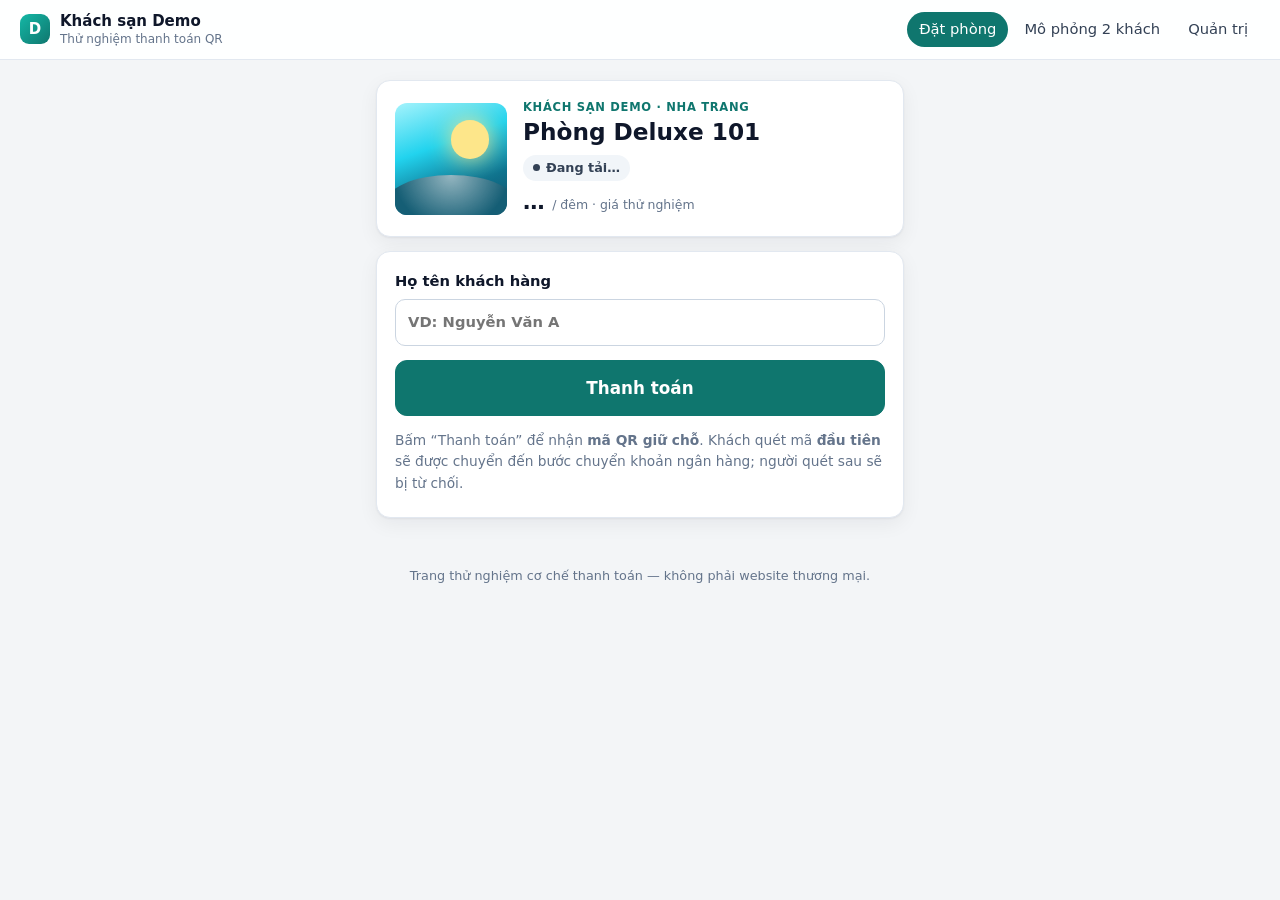
<file: index.html>
<!doctype html>
<html lang="vi">
<head>
  <meta charset="utf-8">
  <meta name="viewport" content="width=device-width, initial-scale=1">
  <title>Đặt phòng · Demo thanh toán QR</title>
  <meta name="description" content="Demo: phòng cuối cùng — chỉ khách quét mã QR đầu tiên được chuyển khoản.">
  <link rel="icon" href="data:image/svg+xml,%3Csvg xmlns=%27http://www.w3.org/2000/svg%27 viewBox=%270 0 32 32%27%3E%3Crect width=%2732%27 height=%2732%27 rx=%279%27 fill=%27%230f766e%27/%3E%3Ctext x=%2716%27 y=%2722%27 font-family=%27Arial%27 font-size=%2716%27 font-weight=%27700%27 fill=%27white%27 text-anchor=%27middle%27%3ED%3C/text%3E%3C/svg%3E">
  <link rel="stylesheet" href="assets/style.css">
  <script>if (new URLSearchParams(location.search).get('embed') === '1') document.documentElement.classList.add('embed');</script>
</head>
<body>
  <header class="topbar">
    <a class="brand" href="index.html"><span class="brand-mark">D</span><span>Khách sạn Demo<small>Thử nghiệm thanh toán QR</small></span></a>
    <nav class="nav" aria-label="Điều hướng">
      <a href="index.html" aria-current="page">Đặt phòng</a>
      <a href="demo.html">Mô phỏng 2 khách</a>
      <a href="admin.html">Quản trị</a>
    </nav>
  </header>

  <main class="wrap stack" id="app" aria-live="polite">
    <section class="card result info"><div class="spinner"></div><p class="muted">Đang tải…</p></section>
  </main>

  <footer class="foot">Trang thử nghiệm cơ chế thanh toán — không phải website thương mại.</footer>

  <script src="config.js"></script>
  <script src="assets/vendor/qrcode.js"></script>
  <script src="assets/common.js"></script>
  <script src="assets/checkout.js"></script>
</body>
</html>
</file>
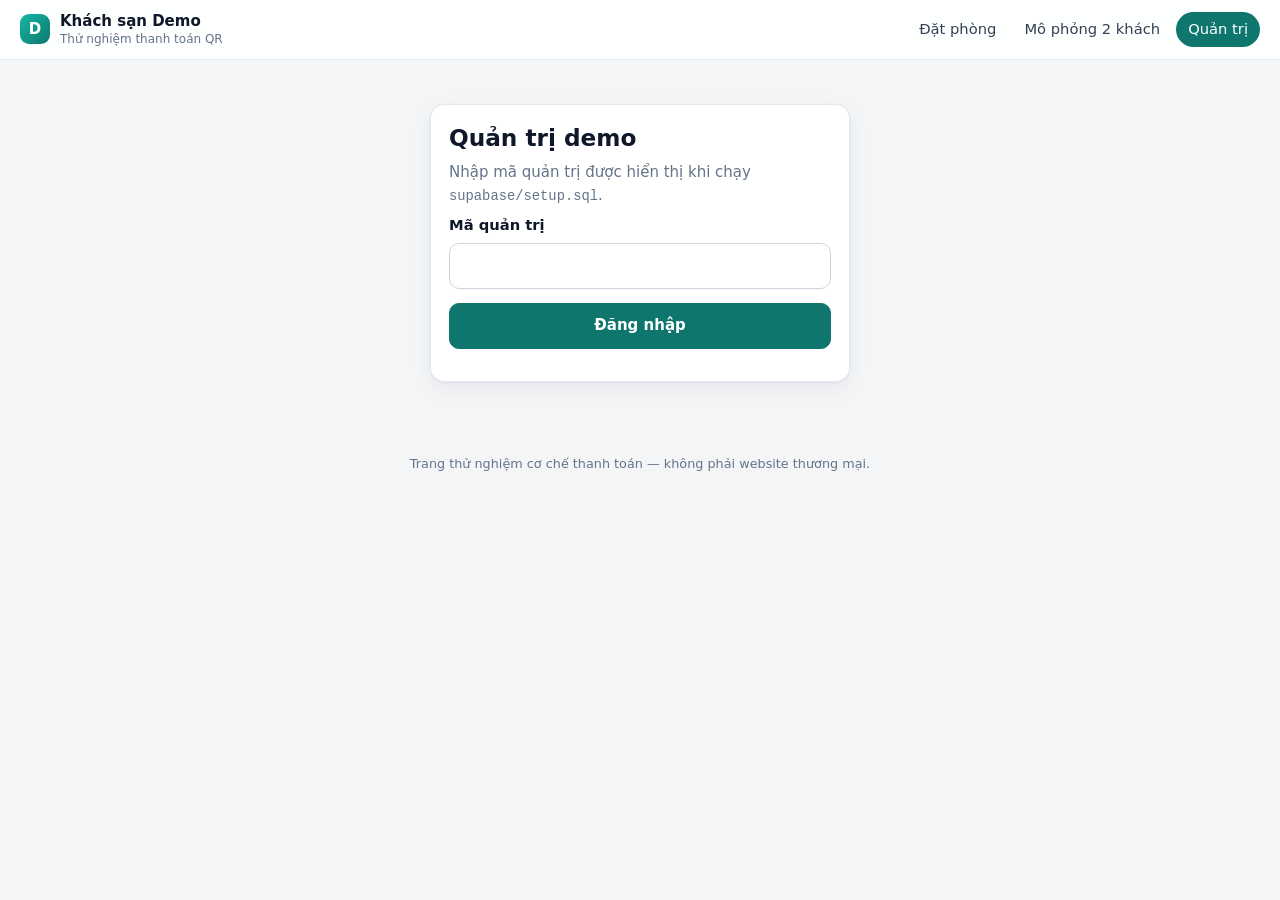
<file: admin.html>
<!doctype html>
<html lang="vi">
<head>
  <meta charset="utf-8">
  <meta name="viewport" content="width=device-width, initial-scale=1">
  <meta name="robots" content="noindex">
  <title>Quản trị · Demo thanh toán QR</title>
  <link rel="icon" href="data:image/svg+xml,%3Csvg xmlns=%27http://www.w3.org/2000/svg%27 viewBox=%270 0 32 32%27%3E%3Crect width=%2732%27 height=%2732%27 rx=%279%27 fill=%27%230f766e%27/%3E%3Ctext x=%2716%27 y=%2722%27 font-family=%27Arial%27 font-size=%2716%27 font-weight=%27700%27 fill=%27white%27 text-anchor=%27middle%27%3ED%3C/text%3E%3C/svg%3E">
  <link rel="stylesheet" href="assets/style.css">
</head>
<body>
  <header class="topbar">
    <a class="brand" href="index.html"><span class="brand-mark">D</span><span>Khách sạn Demo<small>Thử nghiệm thanh toán QR</small></span></a>
    <nav class="nav" aria-label="Điều hướng">
      <a href="index.html">Đặt phòng</a>
      <a href="demo.html">Mô phỏng 2 khách</a>
      <a href="admin.html" aria-current="page">Quản trị</a>
    </nav>
  </header>

  <main class="wrap wide stack" id="app">
    <!-- Đăng nhập -->
    <section class="card" id="loginCard" hidden style="max-width:420px;margin:24px auto">
      <h1>Quản trị demo</h1>
      <p class="muted">Nhập mã quản trị được hiển thị khi chạy <code>supabase/setup.sql</code>.</p>
      <form id="loginForm" class="stack">
        <label class="field">Mã quản trị <input type="password" id="codeInput" autocomplete="current-password" required></label>
        <button class="btn primary block" type="submit">Đăng nhập</button>
        <p class="small" id="loginErr" style="color:var(--bad)"></p>
      </form>
    </section>

    <!-- Bảng điều khiển -->
    <div id="dash" hidden class="stack">
      <div class="grid-2">
        <section class="card" id="roomCard"></section>
        <section class="card">
          <h2>Cấu hình</h2>
          <form id="settingsForm" class="grid-3" style="align-items:end">
            <label class="field">Giá (₫) <input type="number" id="sPrice" min="1000" step="1000" required></label>
            <label class="field">Giữ phòng (giây) <input type="number" id="sHold" min="10" max="3600" required></label>
            <label class="field">Hiệu lực QR (giây) <input type="number" id="sTtl" min="30" max="86400" required></label>
            <div class="btn-row" style="grid-column:1/-1"><button class="btn" type="submit">Lưu cấu hình</button></div>
          </form>
          <div id="bankInfo" class="small muted" style="margin-top:12px"></div>
        </section>
      </div>

      <section class="card">
        <h2>Race test — nhiều người quét trong cùng một khoảnh khắc</h2>
        <p class="muted small">Reset demo, tạo N mã QR giữ chỗ, rồi bắn N lượt quét <b>đồng thời</b> lên máy chủ. Kết quả đúng: <b>luôn chỉ 1 người thắng</b>.</p>
        <div class="controls">
          <label>Số lượt quét <input class="gap-input" type="number" id="raceN" value="20" min="2" max="50"></label>
          <button class="btn primary" id="raceBtn" type="button">▶ Chạy race test</button>
        </div>
        <div id="raceOut" style="margin-top:12px"></div>
      </section>

      <section class="card">
        <h2>Các phiên thanh toán <span class="muted small" id="sessCount"></span></h2>
        <div class="table-wrap"><table>
          <thead><tr><th>Khách</th><th>Trạng thái</th><th>Tạo QR lúc</th><th>Quét lúc</th><th>Lượt quét</th><th>Nội dung CK</th><th>Thiết bị quét</th><th></th></tr></thead>
          <tbody id="sessBody"></tbody>
        </table></div>
      </section>

      <section class="card">
        <h2>Nhật ký sự kiện</h2>
        <div class="table-wrap log" id="eventLog"></div>
      </section>

      <div class="btn-row"><button class="btn" id="logoutBtn" type="button">Đăng xuất</button></div>
    </div>
  </main>

  <footer class="foot">Trang thử nghiệm cơ chế thanh toán — không phải website thương mại.</footer>

  <script src="config.js"></script>
  <script src="assets/common.js"></script>
  <script src="assets/admin.js"></script>
</body>
</html>
</file>
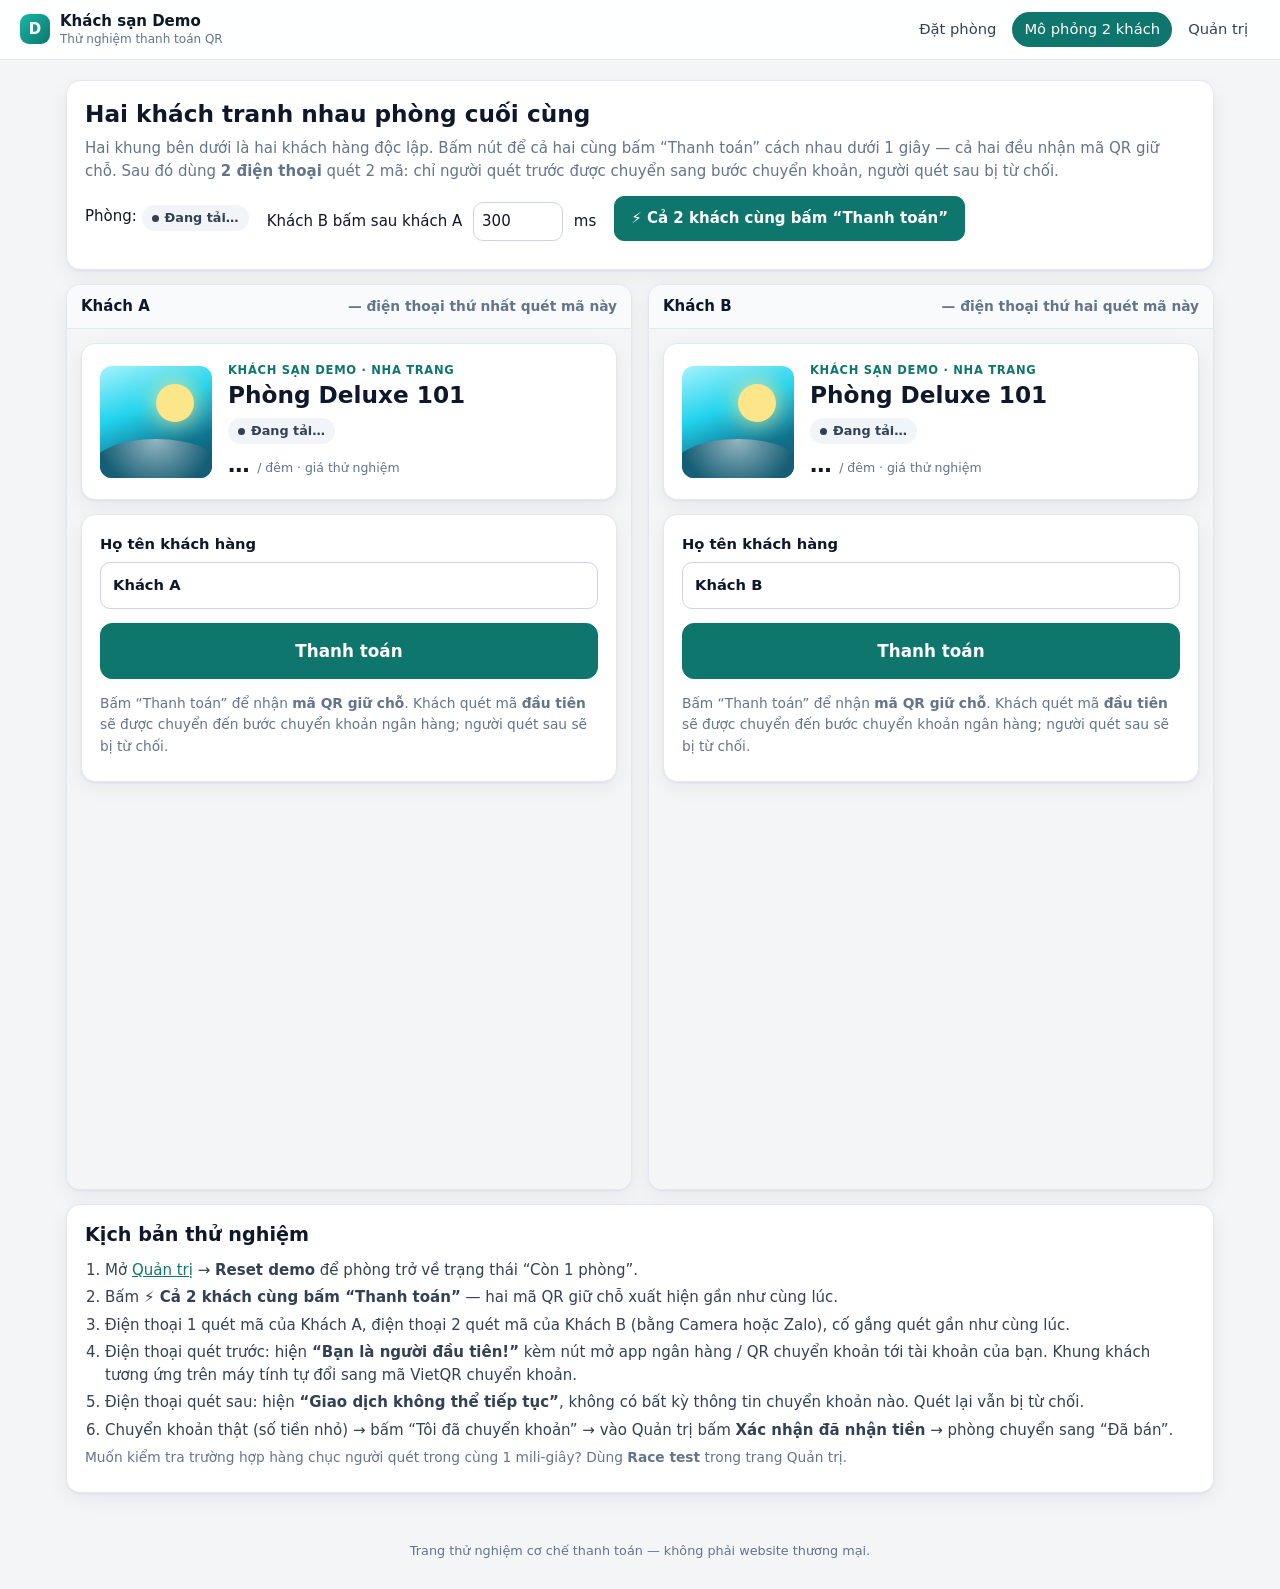
<file: demo.html>
<!doctype html>
<html lang="vi">
<head>
  <meta charset="utf-8">
  <meta name="viewport" content="width=device-width, initial-scale=1">
  <title>Mô phỏng 2 khách · Demo thanh toán QR</title>
  <link rel="icon" href="data:image/svg+xml,%3Csvg xmlns=%27http://www.w3.org/2000/svg%27 viewBox=%270 0 32 32%27%3E%3Crect width=%2732%27 height=%2732%27 rx=%279%27 fill=%27%230f766e%27/%3E%3Ctext x=%2716%27 y=%2722%27 font-family=%27Arial%27 font-size=%2716%27 font-weight=%27700%27 fill=%27white%27 text-anchor=%27middle%27%3ED%3C/text%3E%3C/svg%3E">
  <link rel="stylesheet" href="assets/style.css">
</head>
<body>
  <header class="topbar">
    <a class="brand" href="index.html"><span class="brand-mark">D</span><span>Khách sạn Demo<small>Thử nghiệm thanh toán QR</small></span></a>
    <nav class="nav" aria-label="Điều hướng">
      <a href="index.html">Đặt phòng</a>
      <a href="demo.html" aria-current="page">Mô phỏng 2 khách</a>
      <a href="admin.html">Quản trị</a>
    </nav>
  </header>

  <main class="wrap wide stack">
    <section class="card">
      <h1>Hai khách tranh nhau phòng cuối cùng</h1>
      <p class="muted">Hai khung bên dưới là hai khách hàng độc lập. Bấm nút để cả hai cùng bấm “Thanh toán” cách nhau dưới 1 giây — cả hai đều nhận mã QR giữ chỗ.
        Sau đó dùng <b>2 điện thoại</b> quét 2 mã: chỉ người quét trước được chuyển sang bước chuyển khoản, người quét sau bị từ chối.</p>
      <div class="controls" style="margin-top:12px">
        <div>Phòng: <span id="roomBadge" class="badge">Đang tải…</span></div>
        <label>Khách B bấm sau khách A <input class="gap-input" type="number" id="gap" value="300" min="0" max="999" step="50"> ms</label>
        <button class="btn primary" id="bothBtn" type="button">⚡ Cả 2 khách cùng bấm “Thanh toán”</button>
        <button class="btn" id="resetBtn" type="button" hidden>↺ Reset demo</button>
      </div>
      <p class="small muted" id="clickLog" style="margin-top:10px"></p>
    </section>

    <div class="duo">
      <figure class="pane">
        <figcaption>Khách A <span class="muted small">— điện thoại thứ nhất quét mã này</span></figcaption>
        <iframe id="frameA" src="index.html?embed=1&amp;slot=A&amp;name=Kh%C3%A1ch%20A" title="Khách A"></iframe>
      </figure>
      <figure class="pane">
        <figcaption>Khách B <span class="muted small">— điện thoại thứ hai quét mã này</span></figcaption>
        <iframe id="frameB" src="index.html?embed=1&amp;slot=B&amp;name=Kh%C3%A1ch%20B" title="Khách B"></iframe>
      </figure>
    </div>

    <section class="card">
      <h2>Kịch bản thử nghiệm</h2>
      <ol class="howto">
        <li>Mở <a href="admin.html" target="_blank">Quản trị</a> → <b>Reset demo</b> để phòng trở về trạng thái “Còn 1 phòng”.</li>
        <li>Bấm <b>⚡ Cả 2 khách cùng bấm “Thanh toán”</b> — hai mã QR giữ chỗ xuất hiện gần như cùng lúc.</li>
        <li>Điện thoại 1 quét mã của Khách A, điện thoại 2 quét mã của Khách B (bằng Camera hoặc Zalo), cố gắng quét gần như cùng lúc.</li>
        <li>Điện thoại quét trước: hiện <b>“Bạn là người đầu tiên!”</b> kèm nút mở app ngân hàng / QR chuyển khoản tới tài khoản của bạn.
          Khung khách tương ứng trên máy tính tự đổi sang mã VietQR chuyển khoản.</li>
        <li>Điện thoại quét sau: hiện <b>“Giao dịch không thể tiếp tục”</b>, không có bất kỳ thông tin chuyển khoản nào. Quét lại vẫn bị từ chối.</li>
        <li>Chuyển khoản thật (số tiền nhỏ) → bấm “Tôi đã chuyển khoản” → vào Quản trị bấm <b>Xác nhận đã nhận tiền</b> → phòng chuyển sang “Đã bán”.</li>
      </ol>
      <p class="small muted">Muốn kiểm tra trường hợp hàng chục người quét trong cùng 1 mili-giây? Dùng <b>Race test</b> trong trang Quản trị.</p>
    </section>
  </main>

  <footer class="foot">Trang thử nghiệm cơ chế thanh toán — không phải website thương mại.</footer>

  <script src="config.js"></script>
  <script src="assets/common.js"></script>
  <script src="assets/demo.js"></script>
</body>
</html>
</file>
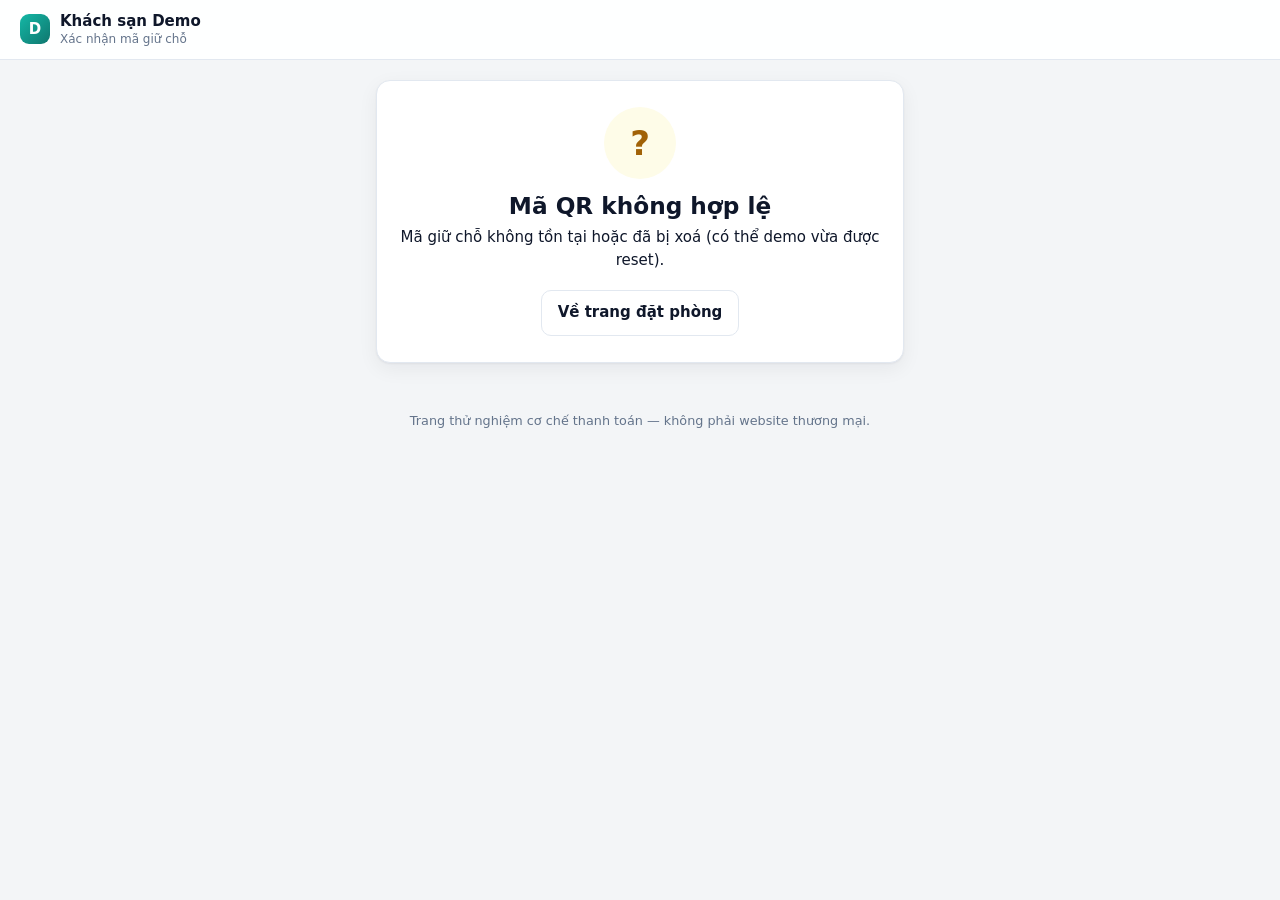
<file: pay.html>
<!doctype html>
<html lang="vi">
<head>
  <meta charset="utf-8">
  <meta name="viewport" content="width=device-width, initial-scale=1, viewport-fit=cover">
  <meta name="robots" content="noindex">
  <title>Xác nhận giữ phòng · Khách sạn Demo</title>
  <link rel="icon" href="data:image/svg+xml,%3Csvg xmlns=%27http://www.w3.org/2000/svg%27 viewBox=%270 0 32 32%27%3E%3Crect width=%2732%27 height=%2732%27 rx=%279%27 fill=%27%230f766e%27/%3E%3Ctext x=%2716%27 y=%2722%27 font-family=%27Arial%27 font-size=%2716%27 font-weight=%27700%27 fill=%27white%27 text-anchor=%27middle%27%3ED%3C/text%3E%3C/svg%3E">
  <link rel="stylesheet" href="assets/style.css">
</head>
<body>
  <header class="topbar">
    <a class="brand" href="index.html"><span class="brand-mark">D</span><span>Khách sạn Demo<small>Xác nhận mã giữ chỗ</small></span></a>
  </header>

  <main class="wrap stack" id="app" aria-live="polite">
    <section class="card result info">
      <div class="spinner"></div>
      <h2>Đang kiểm tra phòng…</h2>
      <p class="muted">Hệ thống đang xác định ai là người quét mã đầu tiên.</p>
    </section>
  </main>

  <footer class="foot">Trang thử nghiệm cơ chế thanh toán — không phải website thương mại.</footer>

  <script src="config.js"></script>
  <script src="assets/vendor/qrcode.js"></script>
  <script src="assets/bank-apps.js"></script>
  <script src="assets/common.js"></script>
  <script src="assets/pay.js"></script>
</body>
</html>
</file>
<file: assets/style.css>
/* Demo thanh toán QR — phòng cuối cùng */
:root {
  --bg: #f3f5f7;
  --card: #ffffff;
  --ink: #0f172a;
  --ink-2: #334155;
  --muted: #64748b;
  --line: #e2e8f0;
  --brand: #0f766e;
  --brand-2: #115e59;
  --brand-soft: #e6f4f1;
  --ok: #15803d;
  --ok-soft: #ecfdf3;
  --bad: #b91c1c;
  --bad-soft: #fef2f2;
  --warn: #a16207;
  --warn-soft: #fefce8;
  --info: #1d4ed8;
  --info-soft: #eff6ff;
  --radius: 14px;
  --shadow: 0 1px 2px rgba(15, 23, 42, .05), 0 6px 20px rgba(15, 23, 42, .06);
  --mono: ui-monospace, SFMono-Regular, Menlo, Consolas, "Liberation Mono", monospace;
  color-scheme: light;
}

* { box-sizing: border-box; }
html { -webkit-text-size-adjust: 100%; }
body {
  margin: 0;
  background: var(--bg);
  color: var(--ink);
  font: 15px/1.55 system-ui, -apple-system, "Segoe UI", Roboto, "Helvetica Neue", Arial, sans-serif;
}
a { color: var(--brand); }
code, .mono { font-family: var(--mono); font-size: .92em; }
h1, h2, h3 { line-height: 1.25; margin: 0 0 .4em; }
h1 { font-size: 1.45rem; }
h2 { font-size: 1.2rem; }
h3 { font-size: 1.02rem; }
p { margin: .4em 0; }
.muted { color: var(--muted); }
.small { font-size: .86rem; }
[hidden] { display: none !important; }

/* ---------- Khung trang ---------- */
.topbar {
  position: sticky; top: 0; z-index: 10;
  display: flex; align-items: center; gap: 16px; flex-wrap: wrap;
  padding: 10px 20px;
  background: rgba(255, 255, 255, .92);
  backdrop-filter: saturate(1.4) blur(8px);
  border-bottom: 1px solid var(--line);
}
.brand { display: flex; align-items: center; gap: 10px; font-weight: 700; color: var(--ink); text-decoration: none; }
.brand-mark {
  width: 30px; height: 30px; border-radius: 9px; display: grid; place-items: center;
  background: linear-gradient(135deg, #14b8a6, #0f766e); color: #fff; font-size: 15px;
}
.brand small { display: block; font-weight: 500; color: var(--muted); font-size: .75rem; margin-top: -3px; }
.nav { display: flex; gap: 4px; margin-left: auto; flex-wrap: wrap; }
.nav a {
  padding: 6px 12px; border-radius: 999px; text-decoration: none; color: var(--ink-2); font-weight: 500; font-size: .92rem;
}
.nav a:hover { background: var(--brand-soft); color: var(--brand-2); }
.nav a[aria-current="page"] { background: var(--brand); color: #fff; }

.wrap { max-width: 560px; margin: 0 auto; padding: 20px 16px 48px; }
.wrap.wide { max-width: 1180px; }
.stack > * + * { margin-top: 14px; }
footer.foot { text-align: center; color: var(--muted); font-size: .8rem; padding: 0 16px 28px; }

.card {
  background: var(--card); border: 1px solid var(--line); border-radius: var(--radius);
  box-shadow: var(--shadow); padding: 18px;
}
.card > :first-child { margin-top: 0; }

/* ---------- Nút ---------- */
.btn {
  display: inline-flex; align-items: center; justify-content: center; gap: 8px;
  padding: 10px 16px; border-radius: 10px; border: 1px solid var(--line);
  background: #fff; color: var(--ink); font: inherit; font-weight: 600; cursor: pointer;
  text-decoration: none; transition: background .15s, transform .05s, box-shadow .15s;
}
.btn:hover { background: #f8fafc; }
.btn:active { transform: translateY(1px); }
.btn:disabled { opacity: .55; cursor: not-allowed; }
.btn.primary { background: var(--brand); border-color: var(--brand); color: #fff; }
.btn.primary:hover { background: var(--brand-2); }
.btn.danger { color: var(--bad); border-color: #fecaca; }
.btn.danger:hover { background: var(--bad-soft); }
.btn.ok { background: var(--ok); border-color: var(--ok); color: #fff; }
.btn.big { padding: 14px 20px; font-size: 1.05rem; border-radius: 12px; }
.btn.block { display: flex; width: 100%; }
.btn.sm { padding: 6px 10px; font-size: .85rem; border-radius: 8px; }
.btn-row { display: flex; gap: 10px; flex-wrap: wrap; }
.icon-btn {
  border: 1px solid var(--line); background: #fff; border-radius: 8px; padding: 3px 9px;
  font: inherit; font-size: .8rem; font-weight: 600; color: var(--brand); cursor: pointer;
}
.icon-btn:hover { background: var(--brand-soft); }

/* ---------- Form ---------- */
label.field { display: block; font-weight: 600; font-size: .92rem; }
.input, input[type="text"], input[type="number"], input[type="password"] {
  width: 100%; margin-top: 6px; padding: 11px 12px; font: inherit; color: var(--ink);
  border: 1px solid #cbd5e1; border-radius: 10px; background: #fff;
}
.input:focus, input:focus { outline: 3px solid rgba(15, 118, 110, .2); border-color: var(--brand); }

/* ---------- Thẻ phòng ---------- */
.room { display: grid; grid-template-columns: 112px 1fr; gap: 16px; align-items: center; }
.room-photo {
  aspect-ratio: 1; border-radius: 12px; position: relative; overflow: hidden;
  background: linear-gradient(160deg, #a5f3fc 0%, #22d3ee 38%, #0e7490 70%, #164e63 100%);
}
.room-photo::before { /* mặt trời */
  content: ""; position: absolute; width: 34%; aspect-ratio: 1; border-radius: 50%;
  background: #fde68a; top: 16%; right: 16%; box-shadow: 0 0 24px #fde68a;
}
.room-photo::after { /* sóng */
  content: ""; position: absolute; left: -10%; right: -10%; bottom: -20%; height: 55%;
  background: radial-gradient(ellipse at 50% 0, rgba(255, 255, 255, .55), transparent 60%), #155e75;
  border-radius: 50% 50% 0 0;
}
.eyebrow { text-transform: uppercase; letter-spacing: .06em; font-size: .72rem; font-weight: 700; color: var(--brand); }
.price { font-size: 1.35rem; font-weight: 800; margin-top: 4px; }
.price small { font-size: .78rem; font-weight: 500; color: var(--muted); }

/* ---------- Nhãn trạng thái ---------- */
.badge {
  display: inline-flex; align-items: center; gap: 6px; padding: 3px 10px; border-radius: 999px;
  font-size: .8rem; font-weight: 700; background: #f1f5f9; color: var(--ink-2); white-space: nowrap;
}
.badge::before { content: ""; width: 7px; height: 7px; border-radius: 50%; background: currentColor; }
.st-available, .st-won, .st-paid { background: var(--ok-soft); color: var(--ok); }
.st-held, .st-reported, .st-issued { background: var(--warn-soft); color: var(--warn); }
.st-sold, .st-lost { background: var(--bad-soft); color: var(--bad); }
.st-expired, .st-cancelled { background: #f1f5f9; color: var(--muted); }
.st-issued { background: var(--info-soft); color: var(--info); }

/* ---------- Thông báo ---------- */
.notice { border-left: 4px solid var(--info); }
.notice.warn { border-left-color: var(--warn); background: #fffdf2; }
.banner {
  display: block; padding: 12px 14px; border-radius: 12px;
  font-weight: 600; border: 1px solid transparent;
}
.banner.ok { background: var(--ok-soft); color: #14532d; border-color: #bbf7d0; }
.banner.warn { background: var(--warn-soft); color: #713f12; border-color: #fde68a; }
.banner.bad { background: var(--bad-soft); color: #7f1d1d; border-color: #fecaca; }
.banner.info { background: var(--info-soft); color: #1e3a8a; border-color: #bfdbfe; }

/* ---------- Khối QR ---------- */
.step { font-size: .8rem; font-weight: 800; letter-spacing: .05em; text-transform: uppercase; color: var(--brand); }
.qr-box {
  position: relative; margin: 14px auto 6px; width: max-content; max-width: 100%;
  padding: 12px; background: #fff; border: 1px solid var(--line); border-radius: 16px;
}
.qr-box canvas, .qr-box img { display: block; max-width: 100%; height: auto; }
.qr-tag {
  position: absolute; top: -11px; left: 50%; transform: translateX(-50%);
  background: var(--ink); color: #fff; font-size: .72rem; font-weight: 800; letter-spacing: .06em;
  padding: 3px 10px; border-radius: 999px; white-space: nowrap;
}
.qr-tag.bank { background: var(--brand); }
.qr-meta { text-align: center; color: var(--muted); font-size: .9rem; }
.countdown { font-family: var(--mono); font-weight: 800; color: var(--ink); }
.countdown.urgent { color: var(--bad); }

.howto { margin: 12px 0 0; padding-left: 20px; color: var(--ink-2); }
.howto li + li { margin-top: 4px; }

.live {
  display: flex; align-items: center; gap: 10px; margin-top: 14px; padding: 10px 12px;
  border-radius: 10px; background: #f8fafc; border: 1px dashed #cbd5e1; font-weight: 600; font-size: .92rem;
}
.live.warn { background: var(--warn-soft); border-color: #fcd34d; color: #713f12; border-style: solid; }
.pulse { width: 10px; height: 10px; border-radius: 50%; background: var(--info); flex: none; animation: pulse 1.4s infinite; }
.live.warn .pulse { background: var(--warn); }
@keyframes pulse { 0% { box-shadow: 0 0 0 0 rgba(29, 78, 216, .45); } 70% { box-shadow: 0 0 0 10px rgba(29, 78, 216, 0); } 100% { box-shadow: 0 0 0 0 rgba(29, 78, 216, 0); } }

/* ---------- Thông tin chuyển khoản ---------- */
.kv { display: grid; grid-template-columns: auto 1fr; gap: 0; margin: 12px 0 0; border: 1px solid var(--line); border-radius: 12px; overflow: hidden; }
.kv dt, .kv dd { margin: 0; padding: 9px 12px; border-top: 1px solid var(--line); }
.kv dt:first-of-type, .kv dd:first-of-type { border-top: 0; }
.kv dt { color: var(--muted); font-size: .88rem; background: #f8fafc; }
.kv dd { display: flex; align-items: center; justify-content: space-between; gap: 8px; font-weight: 700; min-width: 0; }
.kv dd span { overflow-wrap: anywhere; }
.kv .hl { color: var(--brand-2); font-family: var(--mono); }

/* ---------- Kết quả ---------- */
.result { text-align: center; padding: 26px 18px; }
.result-icon {
  width: 72px; height: 72px; margin: 0 auto 12px; border-radius: 50%; display: grid; place-items: center;
  font-size: 34px; font-weight: 800;
}
.result.ok .result-icon { background: var(--ok-soft); color: var(--ok); }
.result.bad .result-icon { background: var(--bad-soft); color: var(--bad); }
.result.warn .result-icon { background: var(--warn-soft); color: var(--warn); }
.result.info .result-icon { background: var(--info-soft); color: var(--info); }
.result h1, .result h2 { margin-bottom: 6px; }
.result .fine { margin-top: 12px; font-size: .85rem; color: var(--muted); }
.spinner {
  width: 40px; height: 40px; margin: 12px auto; border-radius: 50%;
  border: 4px solid #cbd5e1; border-top-color: var(--brand); animation: spin .8s linear infinite;
}
@keyframes spin { to { transform: rotate(360deg); } }

/* ---------- App ngân hàng ---------- */
.apps { display: grid; grid-template-columns: repeat(auto-fill, minmax(92px, 1fr)); gap: 8px; margin-top: 10px; }
.app {
  display: flex; flex-direction: column; align-items: center; gap: 6px; padding: 10px 6px;
  border: 1px solid var(--line); border-radius: 12px; background: #fff; text-decoration: none; color: var(--ink);
  font-size: .76rem; font-weight: 600; text-align: center; line-height: 1.2; position: relative;
}
.app:hover { border-color: var(--brand); background: var(--brand-soft); }
.app img { width: 42px; height: 42px; border-radius: 10px; background: #f1f5f9; }
.app .af {
  position: absolute; top: 4px; right: 4px; font-size: .6rem; font-weight: 800; color: var(--ok);
  background: var(--ok-soft); border-radius: 6px; padding: 1px 4px;
}
.app-primary { display: flex; align-items: center; gap: 12px; }
.app-primary img { width: 28px; height: 28px; border-radius: 7px; background: #fff; }

details.more { margin-top: 10px; }
details.more summary { cursor: pointer; font-weight: 600; color: var(--brand); }

/* ---------- Demo 2 khách ---------- */
.duo { display: grid; grid-template-columns: 1fr 1fr; gap: 16px; }
.pane { margin: 0; background: var(--card); border: 1px solid var(--line); border-radius: var(--radius); box-shadow: var(--shadow); overflow: hidden; }
.pane figcaption { display: flex; align-items: center; justify-content: space-between; padding: 10px 14px; border-bottom: 1px solid var(--line); font-weight: 700; background: #f8fafc; }
.pane iframe { display: block; width: 100%; height: 860px; border: 0; background: var(--bg); }
.controls { display: flex; flex-wrap: wrap; gap: 12px 18px; align-items: center; }
.controls .grow { flex: 1 1 260px; }
.gap-input { width: 90px !important; display: inline-block; margin: 0 6px; padding: 7px 8px !important; }

/* ---------- Admin ---------- */
.grid-2 { display: grid; grid-template-columns: 1fr 1fr; gap: 16px; }
.grid-3 { display: grid; grid-template-columns: repeat(3, 1fr); gap: 12px; }
.stat { padding: 12px 14px; border: 1px solid var(--line); border-radius: 12px; background: #f8fafc; }
.stat b { display: block; font-size: 1.15rem; }
.table-wrap { overflow-x: auto; border: 1px solid var(--line); border-radius: 12px; }
table { width: 100%; border-collapse: collapse; font-size: .86rem; }
th, td { padding: 8px 10px; border-bottom: 1px solid var(--line); text-align: left; vertical-align: top; white-space: nowrap; }
th { background: #f8fafc; font-size: .76rem; text-transform: uppercase; letter-spacing: .04em; color: var(--muted); }
tr:last-child td { border-bottom: 0; }
tr.win td { background: #f0fdf4; }
.log { max-height: 420px; overflow: auto; font-family: var(--mono); font-size: .8rem; }
.log div { padding: 4px 10px; border-bottom: 1px solid #f1f5f9; white-space: nowrap; }
.race-summary { font-size: 1.05rem; font-weight: 800; }
.race-summary.pass { color: var(--ok); }
.race-summary.fail { color: var(--bad); }

/* ---------- Toast ---------- */
#toast {
  position: fixed; left: 50%; bottom: 24px; transform: translate(-50%, 20px); opacity: 0;
  background: var(--ink); color: #fff; padding: 10px 16px; border-radius: 10px; font-weight: 600; font-size: .9rem;
  transition: opacity .2s, transform .2s; pointer-events: none; z-index: 50; max-width: calc(100vw - 32px);
}
#toast.show { opacity: 1; transform: translate(-50%, 0); }

/* ---------- Chế độ nhúng (iframe trong demo.html) ---------- */
html.embed .topbar, html.embed footer.foot { display: none; }
html.embed .wrap { padding: 14px 12px 24px; }

@media (max-width: 860px) {
  .duo, .grid-2 { grid-template-columns: 1fr; }
  .pane iframe { height: 780px; }
}
@media (max-width: 520px) {
  .room { grid-template-columns: 84px 1fr; gap: 12px; }
  .grid-3 { grid-template-columns: 1fr 1fr; }
  .topbar { padding: 10px 14px; }
  .nav { margin-left: 0; }
  .card { padding: 16px; }
}
</file>
